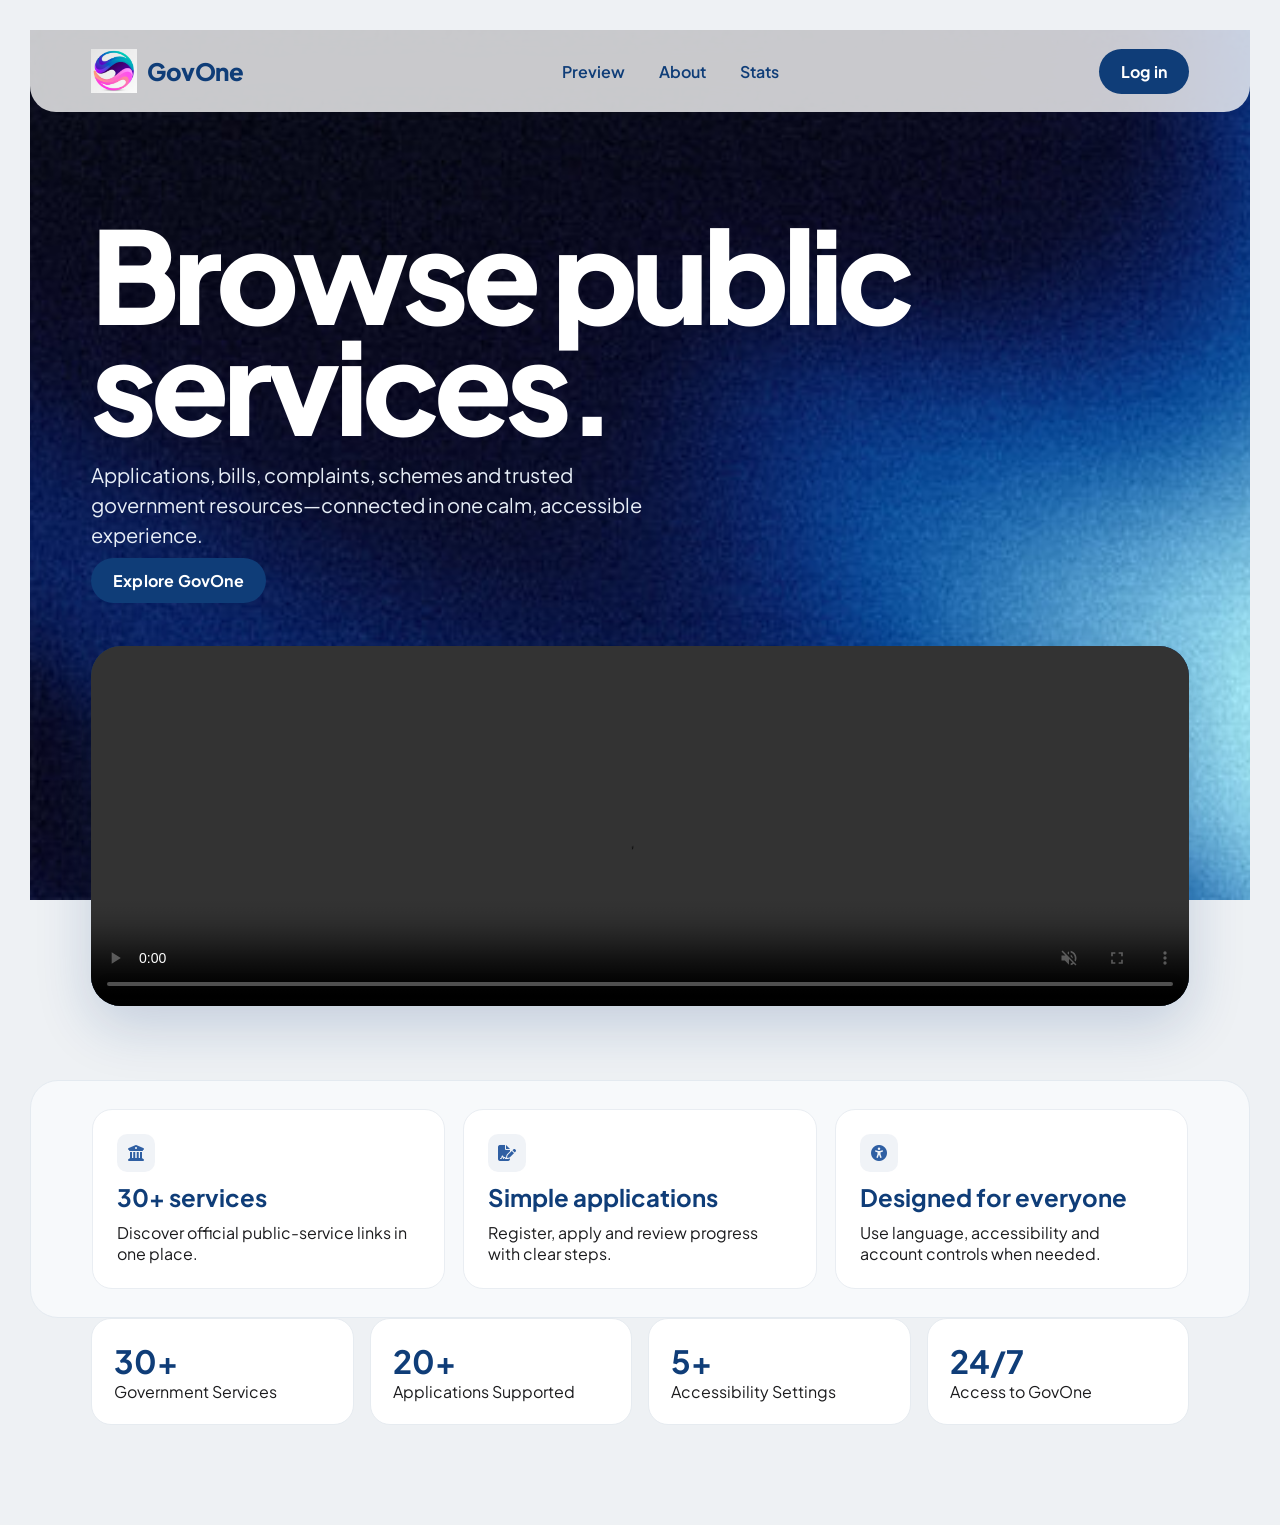
<file: index.html>
<!doctype html>
<html lang="en">
<head>
  <meta charset="UTF-8">
  <meta name="viewport" content="width=device-width,initial-scale=1">
  <title>GovOne</title>
  <link rel="icon" href="govone-logo.png">
  <link rel="stylesheet" href="https://cdnjs.cloudflare.com/ajax/libs/font-awesome/6.5.2/css/all.min.css">
  <link rel="preconnect" href="https://fonts.googleapis.com">
  <link rel="preconnect" href="https://fonts.gstatic.com" crossorigin>
  <link rel="stylesheet" href="https://fonts.googleapis.com/css2?family=Plus+Jakarta+Sans:wght@400;500;600;700;800&display=swap">
  <link rel="stylesheet" href="style.css">
</head>
<body>
  <section id="intro" class="intro"><video id="intro-video" autoplay muted playsinline preload="auto"><source src="GovOne Intro.mp4" type="video/mp4"></video><div class="intro-brand"><img src="govone-logo.png" alt="GovOne logo"><span>Welcome to GovOne</span></div><button id="skip" class="skip">Skip Intro</button></section>
  <section id="login" class="login"><form id="login-form" class="login-box"><img class="login-logo" src="govone-logo.png" alt="GovOne logo"><h1>Login to GovOne</h1><p>Use your GovOne account to continue.</p><label>Username<input name="username" placeholder="Enter username" required></label><label>Password<input name="password" type="password" placeholder="Enter password" required></label><p id="login-error" class="login-error"></p><button id="register" class="register" type="button">Register</button><button id="forgot" class="forgot" type="button">Forgot Password</button><button class="primary" type="submit">Login</button></form></section>
  <main id="app" class="hidden">
    <header class="header"><div class="brand"><img src="govone-logo.png" alt="GovOne logo"><div><strong>GovOne</strong><small>Public Services. Simply Connected.</small></div></div><div class="header-right"><form id="search" class="search"><input name="q" placeholder="Search" aria-label="Search"><button aria-label="Search"><i class="fa fa-search"></i></button></form><button id="vio-ai" class="vio-btn" aria-label="Open Vio AI"><span class="vio-circle"><img src="vio-ai-logo.png" alt="Vio AI"></span>Vio AI</button><button id="language" class="icon-button" aria-label="Language"><img src="globe.png" alt="Language"></button><button id="accessibility" class="icon-button" aria-label="Accessibility"><img src="accessibility.png" alt="Accessibility"></button><span class="version"></span><div class="dropdown-wrap"><button class="icon-button" data-menu="settings" aria-label="Settings"><i class="fa fa-gear"></i></button><div id="settings" class="dropdown"><button data-action="account">Account Settings</button><button data-action="security">Security</button><button data-action="privacy">Privacy and Data</button></div></div><div class="dropdown-wrap"><button class="icon-button" data-menu="profile" aria-label="Account"><i class="fa fa-user-circle"></i></button><div id="profile" class="dropdown"><button data-action="profile">View Profile</button><button data-action="logout">Logout</button></div></div></div></header>
    <div class="content"><section id="cards" class="cards"><div class="card" data-action="insights"><i class="fa fa-chart-line fa-2x"></i><h3>My Insights</h3></div><div class="card" data-action="services"><i class="fa fa-briefcase fa-2x"></i><h3>Applications</h3></div><div class="card" data-action="grievance"><i class="fa fa-circle-exclamation fa-2x"></i><h3>Complaints</h3></div><div class="card" data-action="schemes"><i class="fa fa-building-columns fa-2x"></i><h3>Schemes</h3></div><div class="card" data-action="passport"><i class="fa fa-passport fa-2x"></i><h3>Passport</h3></div><div class="card" data-action="cyber"><i class="fa fa-shield-halved fa-2x"></i><h3>Cyber Guidelines</h3></div><div class="card" data-action="banking"><i class="fa fa-building-columns fa-2x"></i><h3>Banking</h3></div><div class="card" data-action="news"><i class="fa fa-newspaper fa-2x"></i><h3>News</h3></div></section><section class="portals"><h2 data-i18n="Indian Government Portals">Indian Government Portals</h2><div class="portal-grid"><a href="https://www.nic.in/" target="_blank">NIC<small data-i18n="National Informatics Centre">National Informatics Centre</small></a><a href="https://www.meity.gov.in/" target="_blank">MeitY<small data-i18n="Ministry of Electronics & IT">Ministry of Electronics & IT</small></a><a href="https://www.india.gov.in/" target="_blank">India.gov.in<small data-i18n="National Portal of India">National Portal of India</small></a><a href="https://www.digilocker.gov.in/" target="_blank">DigiLocker<small data-i18n="Digital documents">Digital documents</small></a><a href="https://www.mygov.in/" target="_blank">MyGov<small data-i18n="Citizen participation">Citizen participation</small></a><a href="https://uidai.gov.in/" target="_blank">UIDAI<small data-i18n="Aadhaar services">Aadhaar services</small></a><a href="https://pgportal.gov.in/" target="_blank" rel="noopener">CPGRAMS<small data-i18n="Public grievance redress">Public grievance redress</small></a><a href="https://rtionline.gov.in/" target="_blank" rel="noopener">RTI Online<small data-i18n="Right to Information">Right to Information</small></a><a href="https://www.passportindia.gov.in/" target="_blank" rel="noopener">Passport Seva<small data-i18n="Passport services">Passport services</small></a><a href="https://voters.eci.gov.in/" target="_blank" rel="noopener">NVSP<small data-i18n="Voters' service portal">Voters' service portal</small></a><a href="https://parivahan.gov.in/" target="_blank" rel="noopener">Parivahan Sewa<small data-i18n="Licences &amp; vehicle services">Licences &amp; vehicle services</small></a><a href="https://eshram.gov.in/" target="_blank" rel="noopener">e-Shram<small data-i18n="Unorganised workers' registry">Unorganised workers' registry</small></a><a href="https://www.incometax.gov.in/" target="_blank" rel="noopener">Income Tax e-Filing<small data-i18n="Tax returns &amp; refunds">Tax returns &amp; refunds</small></a><a href="https://www.gst.gov.in/" target="_blank" rel="noopener">GST Portal<small data-i18n="GST registration &amp; returns">GST registration &amp; returns</small></a><a href="https://www.jansamarth.in/" target="_blank" rel="noopener">Jan Samarth<small data-i18n="Government credit schemes">Government credit schemes</small></a><a href="https://www.ncs.gov.in/" target="_blank" rel="noopener">NCS<small data-i18n="National Career Service">National Career Service</small></a><a href="https://scholarships.gov.in/" target="_blank" rel="noopener">National Scholarship Portal<small data-i18n="Scholarship schemes">Scholarship schemes</small></a><a href="https://swayam.gov.in/" target="_blank" rel="noopener">SWAYAM<small data-i18n="Free online courses">Free online courses</small></a><a href="https://abha.abdm.gov.in/" target="_blank" rel="noopener">ABHA (ABDM)<small data-i18n="Digital health ID">Digital health ID</small></a><a href="https://www.cowin.gov.in/" target="_blank" rel="noopener">CoWIN<small data-i18n="Vaccination records">Vaccination records</small></a><a href="https://pmkisan.gov.in/" target="_blank" rel="noopener">PM-Kisan<small data-i18n="Farmer income support">Farmer income support</small></a><a href="https://enam.gov.in/" target="_blank" rel="noopener">e-NAM<small data-i18n="National agriculture market">National agriculture market</small></a><a href="https://gem.gov.in/" target="_blank" rel="noopener">GeM<small data-i18n="Government e-Marketplace">Government e-Marketplace</small></a><a href="https://www.startupindia.gov.in/" target="_blank" rel="noopener">Startup India<small data-i18n="Startup resources &amp; benefits">Startup resources &amp; benefits</small></a></div></section><h2 id="notices">Notifications 🔔</h2><section class="notice-grid"></section><section class="explore-india">
  <h2 class="explore-india-title">Explore <span>India</span></h2>
  <div class="explore-india-body">
    <div class="explore-india-slider-wrap">
      <button class="explore-arrow explore-prev" aria-label="Previous image">&#8249;</button>
      <div class="explore-india-slider">
        <img src="explore-india-1.png" alt="Taj Mahal, Agra" class="explore-slide active">
        <img src="explore-india-2.jpg" alt="Living Root Bridge, Meghalaya" class="explore-slide">
        <img src="explore-india-3.png" alt="Ladakh Stupas" class="explore-slide">
        <img src="explore-india-4.jpg" alt="Nainital Lake, Uttarakhand" class="explore-slide">
        <img src="explore-india-5.png" alt="Golden Temple, Amritsar" class="explore-slide">
        <img src="explore-india-6.jpg" alt="Dwarkadheesh Temple, Gujarat" class="explore-slide">
      </div>
      <button class="explore-arrow explore-next" aria-label="Next image">&#8250;</button>
    </div>
    <div class="explore-india-grid">
      <a class="explore-india-card" href="https://travelindiatourism.com/" target="_blank" rel="noopener">
        <i class="fa fa-plane-departure fa-2x"></i>
        <span>Travel &amp; Tourism</span>
      </a>
      <a class="explore-india-card" href="https://www.india.gov.in/explore-india/culinary-delights?pagenumber=4" target="_blank" rel="noopener">
        <i class="fa fa-bowl-food fa-2x"></i>
        <span>Culinary Delight</span>
      </a>
      <a class="explore-india-card" href="https://www.india.gov.in/explore-india/odop" target="_blank" rel="noopener">
        <i class="fa fa-wheat-awn fa-2x"></i>
        <span>One District<br>One Product</span>
      </a>
      <a class="explore-india-card" href="https://www.originaltravel.co.uk/travel-guide/india/fun-facts" target="_blank" rel="noopener">
        <i class="fa fa-hands-praying fa-2x"></i>
        <span>Facts of India</span>
      </a>
    </div>
  </div>
</section>

<!-- MyGov Connect Section -->
<section class="mygov-connect">
  <div class="mygov-connect-head">
    <h2 class="mygov-connect-title"><i class="fa fa-users"></i> MyGov <span>Connect</span></h2>
    <p class="mygov-connect-sub">Stay informed with the latest updates, blogs and campaigns from MyGov — the citizen engagement platform of the Government of India.</p>
  </div>
  <div class="mygov-connect-cards">
    <a class="mygov-blog-card" href="https://www.mygov.in/group-issue/pm-gatishakti-integrated-planning-viksit-bharat-inviting-suggestions-national-transport" target="_blank" rel="noopener">
      <img src="mygov-blog-img.png" alt="PM GatiShakti – Integrated Planning for Viksit Bharat">
      <div class="mygov-blog-info">
        <span class="mygov-blog-tag">Featured Blog</span>
        <strong>PM GatiShakti – Integrated Planning for Viksit Bharat</strong>
        <p>Inviting suggestions on the National Transport Master Plan. Share your ideas to shape India's future infrastructure.</p>
        <span class="mygov-blog-read">Read on MyGov ↗</span>
      </div>
    </a>
    <div class="mygov-connect-links">
      <a href="https://www.mygov.in/" target="_blank" rel="noopener" class="mygov-link-btn"><i class="fa fa-globe"></i> MyGov Home</a>
      <a href="https://www.mygov.in/campaigns/" target="_blank" rel="noopener" class="mygov-link-btn"><i class="fa fa-bullhorn"></i> Campaigns</a>
      <a href="https://www.mygov.in/home/blog" target="_blank" rel="noopener" class="mygov-link-btn"><i class="fa fa-newspaper"></i> All Blogs</a>
      <a href="https://www.mygov.in/group/polls-surveys/" target="_blank" rel="noopener" class="mygov-link-btn"><i class="fa fa-chart-bar"></i> Polls &amp; Surveys</a>
    </div>
  </div>
</section>
<section class="announcement"><b data-i18n="New Services Coming Soon!">New Services Coming Soon!</b><br><span data-i18n="We are gradually rolling out advanced features in our next major update. Stay tuned for a more seamless and integrated service experience!">We are gradually rolling out advanced features in our next major update. Stay tuned for a more seamless and integrated service experience!</span></section><section class="announcement"><b>Coming Soon for <svg class="mobile-icon" viewBox="0 0 24 40" width="16" height="27" aria-hidden="true"><rect x="1" y="1" width="22" height="38" rx="5" fill="currentColor"/><rect x="3.5" y="8" width="17" height="21" fill="#fff"/><rect x="8" y="4" width="8" height="1.6" rx=".8" fill="#fff"/><circle cx="12" cy="34" r="2.2" fill="#fff"/></svg> Mobile Devices</b><br><span>This app is currently under development for supporting your favourite Mobile Devices, whether it's iOS or Android.</span></section><h2 id="faqs">FAQs</h2><details class="faq"><summary>How can I track my application?</summary><p>Open Applications or Files to review your submissions.</p></details><button id="ask-more" class="primary">More Queries</button></div>
    <footer class="footer">Copyright © 2026 <b>GovOne</b> Unified Public Services Platform. All Rights Reserved.<br>Supported Browsers: Google Chrome, Safari(Apple), Microsoft Edge, Opera, Brave, DuckDuckGo, FireFox, Vivaldi and All AI Browsers. Supported on Mac and GoogleBook devices also.<br><br><b>Coming Soon for Mobile Devices</b><br><br><b>For Laptop or PC:</b><br>Recommended Version: Windows 10 or later and Chrome Version 122 or later.<br><br><b>For Tablets:</b><br>Recommended Version: iPadOS 17 or later, One UI 6 or later, Android 15 or later.<br><br>This is done on experimental basis and will be improved over a period of time. Kindly ignore the errors if any.<br>Last reviewed and updated in: <b>October 2026</b><br><br>Toll-free Number: <b>1947</b><br>Email: <b>support.govone2026@gmail.com</b><div class="v36-partners"><span class="v36-partner-label">Translation Partner: <img src="google-logo.png" alt="Google"></span><span class="v36-partner-label">Media Partner: <img src="toi-logo.png" alt="Times of India"></span></div></footer>
    <div id="vio-backdrop" class="vio-backdrop"></div>
    <aside id="vio-panel" class="vio-panel" aria-hidden="true"><div class="vio-panel-head"><span class="vio-circle"><img src="vio-ai-logo.png" alt="Vio AI"></span><strong>Vio AI</strong><button id="vio-close" class="close" aria-label="Close Vio AI">×</button></div><p class="vio-coming-soon">Coming Soon</p><div class="vio-chat"><div class="vio-chat-messages"></div><div class="vio-chat-input"><input placeholder="Ask Vio AI..." disabled><button class="vio-send" disabled aria-label="Send"><i class="fa fa-paper-plane"></i></button></div></div><div class="vio-chat-controls"><button class="vio-ctrl" disabled aria-label="Voice input"><i class="fa fa-microphone"></i></button><button class="vio-ctrl" disabled aria-label="Attach file"><i class="fa fa-paperclip"></i></button><button class="vio-ctrl" disabled aria-label="Regenerate"><i class="fa fa-arrows-rotate"></i></button><button class="vio-ctrl" disabled aria-label="Clear chat"><i class="fa fa-trash"></i></button></div></aside>
  </main>
  <script src="script.js"></script>
</body>
</html>
</file>
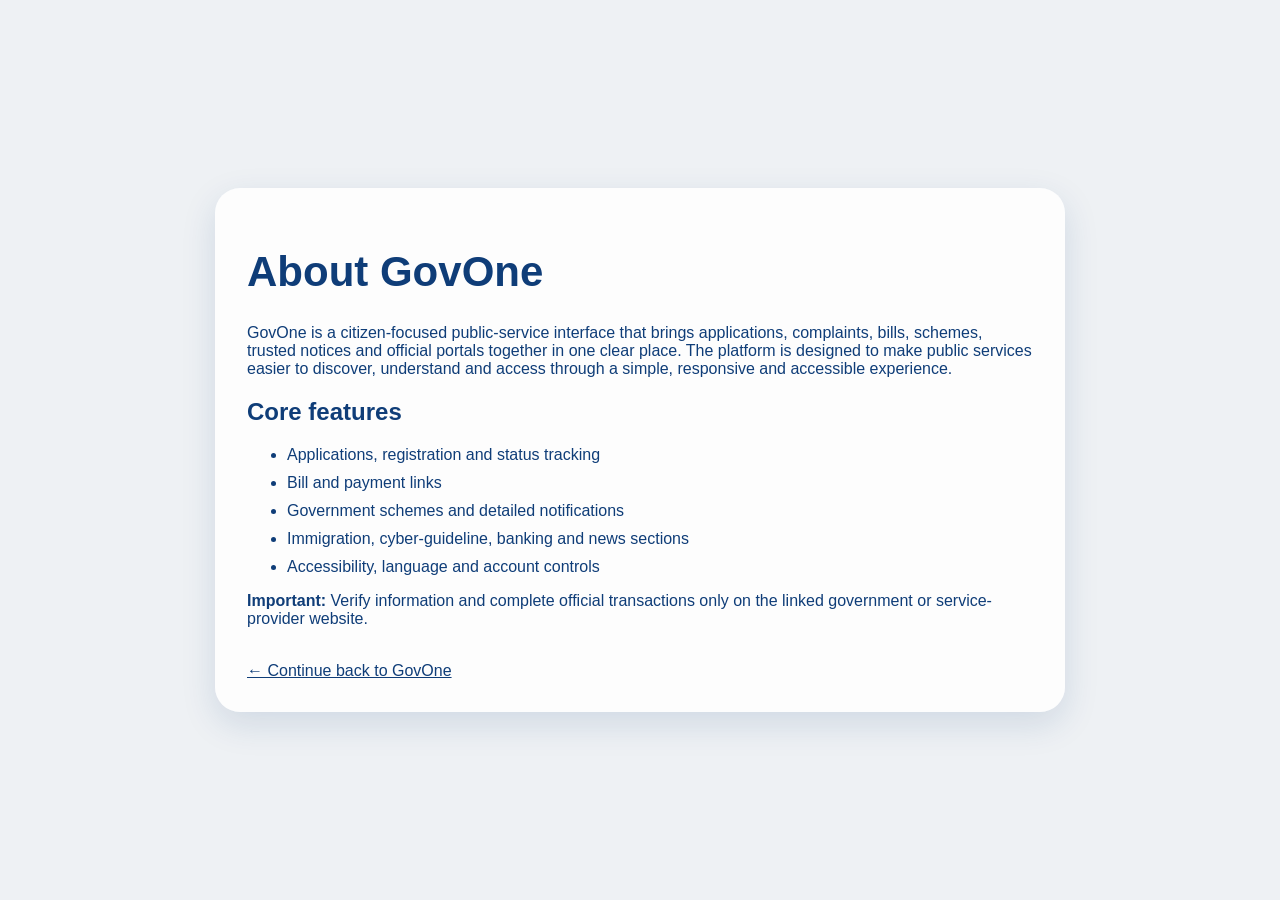
<file: about.html>
<!doctype html><html lang="en"><head><meta charset="utf-8"><meta name="viewport" content="width=device-width,initial-scale=1"><title>About GovOne</title><link rel="stylesheet" href="style.css"></head><body><main class="page"><h1>About GovOne</h1><p>GovOne is a citizen-focused public-service interface that brings applications, complaints, bills, schemes, trusted notices and official portals together in one clear place. The platform is designed to make public services easier to discover, understand and access through a simple, responsive and accessible experience.</p><h2>Core features</h2><ul><li>Applications, registration and status tracking</li><li>Bill and payment links</li><li>Government schemes and detailed notifications</li><li>Immigration, cyber-guideline, banking and news sections</li><li>Accessibility, language and account controls</li></ul><p><b>Important:</b> Verify information and complete official transactions only on the linked government or service-provider website.</p><a class="back" href="index.html">← Continue back to GovOne</a></main></body></html>
</file>
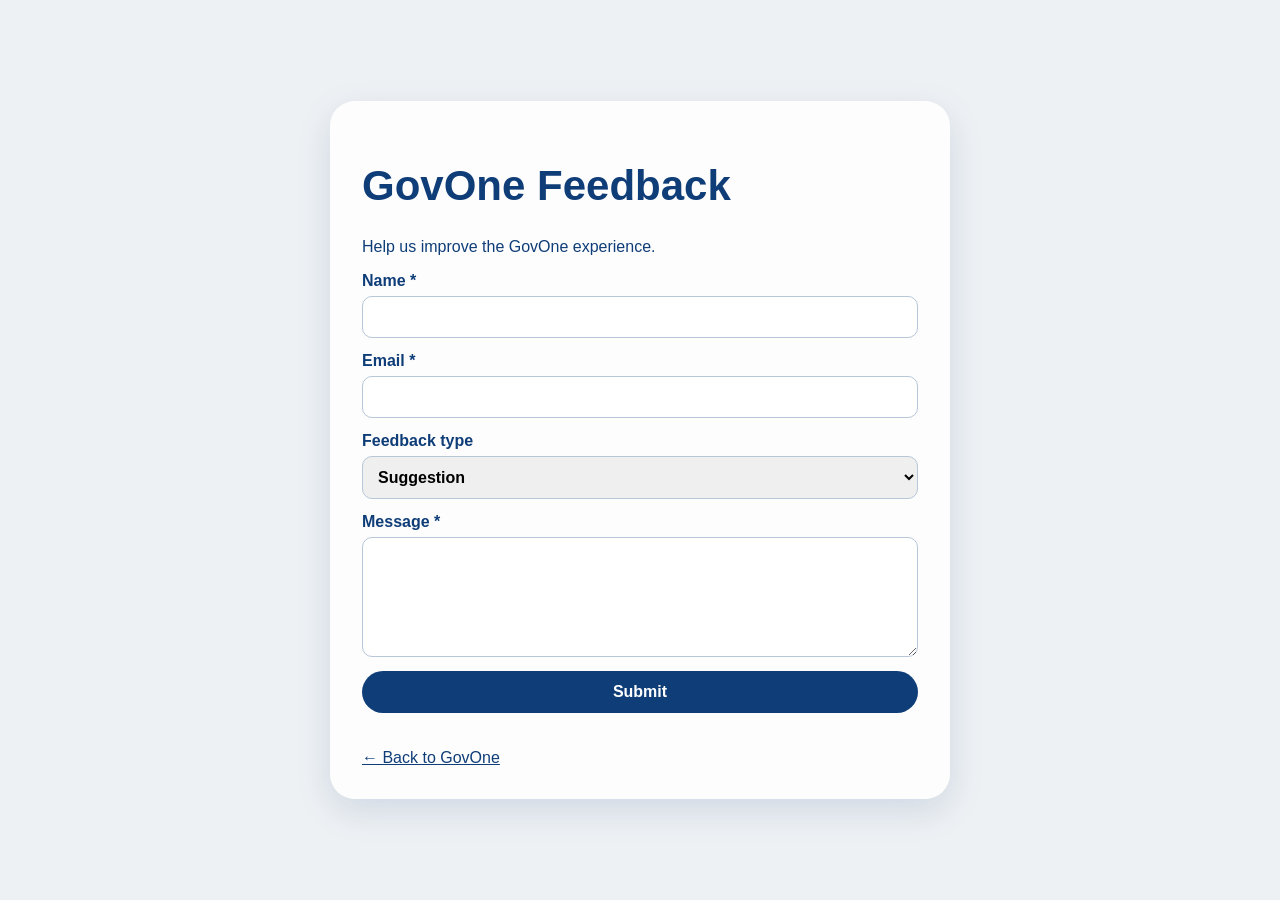
<file: feedback.html>
<!doctype html><html lang="en"><head><meta charset="utf-8"><meta name="viewport" content="width=device-width,initial-scale=1"><title>GovOne Feedback</title><link rel="stylesheet" href="style.css"></head><body><main class="box"><h1>GovOne Feedback</h1><p>Help us improve the GovOne experience.</p><form id="feedback-form"><label>Name *<input name="name" required></label><label>Email *<input name="email" type="email" required></label><label>Feedback type<select name="type"><option>Suggestion</option><option>Issue report</option><option>Service experience</option><option>Accessibility</option></select></label><label>Message *<textarea name="message" required></textarea></label><button class="primary" type="submit">Submit</button></form><p id="feedback-success" class="success"></p><a class="back" href="index.html">← Back to GovOne</a></main><script>document.querySelector('#feedback-form').onsubmit=e=>{e.preventDefault();document.querySelector('#feedback-success').textContent='Your Message Has Been Recieved. Thank You.';e.currentTarget.reset();};</script></body></html>
</file>
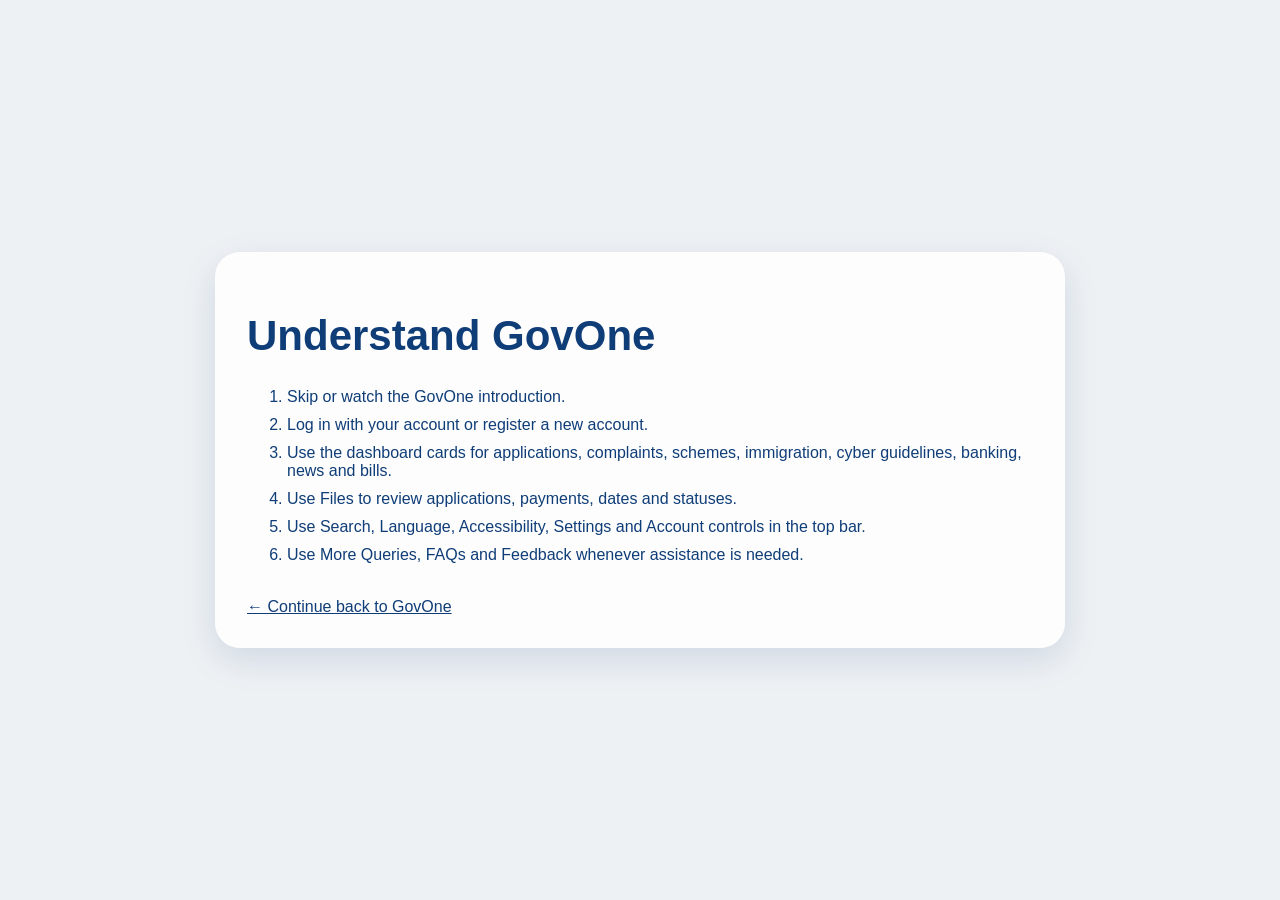
<file: understand.html>
<!doctype html><html lang="en"><head><meta charset="utf-8"><meta name="viewport" content="width=device-width,initial-scale=1"><title>Understand GovOne</title><link rel="stylesheet" href="style.css"></head><body><main class="page"><h1>Understand GovOne</h1><ol><li>Skip or watch the GovOne introduction.</li><li>Log in with your account or register a new account.</li><li>Use the dashboard cards for applications, complaints, schemes, immigration, cyber guidelines, banking, news and bills.</li><li>Use Files to review applications, payments, dates and statuses.</li><li>Use Search, Language, Accessibility, Settings and Account controls in the top bar.</li><li>Use More Queries, FAQs and Feedback whenever assistance is needed.</li></ol><a class="back" href="index.html">← Continue back to GovOne</a></main></body></html>
</file>
<file: style.css>
/* GovOne stylesheet */

/* index.html (app shell) */
:root{font-family:Arial,sans-serif;color:#1b1b1d;background:#eef1f4}*{box-sizing:border-box}body{margin:0;overflow-x:hidden}button,input,select,textarea{font:inherit}.hidden{display:none!important}
    .intro{position:fixed;inset:0;z-index:50;background:#1b1b1d;display:grid;place-items:center}.intro video{width:100%;height:100%;object-fit:contain}.intro-brand{position:absolute;display:grid;place-items:center;color:#fff;font-size:clamp(22px,4vw,38px);font-weight:bold;text-shadow:0 2px 12px #0008}.intro-brand img{width:110px;height:110px;object-fit:contain;border-radius:25px}.skip{position:absolute;right:24px;bottom:24px;padding:11px 22px;border:1px solid #fff;border-radius:999px;background:#ffffffdd;color:#0f3d78;cursor:pointer}
    .login{position:fixed;inset:0;z-index:45;display:grid;place-items:center;padding:16px;background:radial-gradient(circle at 12% 15%,#ffb37a66,transparent 42%),radial-gradient(circle at 85% 20%,#8bc0e399,transparent 45%),radial-gradient(circle at 30% 85%,#ff7ad966,transparent 45%),radial-gradient(circle at 90% 90%,#2f5fa399,transparent 50%),#eef1f4}.login-box{width:min(570px,calc(100% - 32px));padding:34px;border:1px solid #fff;background:#ffffffdd;border-radius:30px;box-shadow:0 20px 60px #0f3d7835}.login-logo{width:86px;height:86px;object-fit:contain;border-radius:18px}.login-box h1{margin:20px 0 15px;color:#0f3d78;font-size:clamp(30px,6vw,46px)}.login-box label{display:block;margin:14px 0;font-weight:bold;font-size:18px}.login-box input{display:block;width:100%;margin-top:6px;padding:13px;border:1px solid #aebfd0;border-radius:10px;background:#fff;color:#222}.register,.forgot,.primary{display:block;width:100%;padding:13px;border:0;border-radius:999px;background:#0f3d78;color:#fff;font-weight:bold;cursor:pointer}.forgot{margin:12px 0}.login-error{min-height:21px;color:#c62828;font-weight:bold}
    .header{display:flex;align-items:center;justify-content:space-between;gap:12px;padding:10px 18px;background:#ffffffa6;color:#0f3d78;backdrop-filter:blur(18px);border-bottom:1px solid #fff;box-shadow:0 5px 25px #0f3d7818;position:sticky;top:0;z-index:10}.brand{display:flex;align-items:center;gap:10px}.brand img{width:48px;height:48px;border-radius:16px;object-fit:contain}.brand strong{font-size:28px}.brand small{display:block;font-weight:bold}.header-right{display:flex;align-items:center;gap:8px}.search{display:flex;border:1px solid #0f3d7855;border-radius:999px;overflow:hidden;background:#ffffff70}.search input{width:0;padding:8px 0;border:0;background:transparent;color:#0f3d78;outline:0;transition:width .25s}.search:focus-within input{width:150px;padding:8px 6px 8px 10px}.search button,.icon-button{padding:8px;border:0;border-radius:999px;background:transparent;color:#0f3d78;cursor:pointer}.icon-button img{width:25px;height:25px;object-fit:contain;vertical-align:middle}.dropdown-wrap{position:relative}.dropdown{display:none;position:absolute;right:0;top:42px;min-width:210px;padding:8px;border-radius:18px;background:#fff;box-shadow:0 8px 25px #0004;z-index:20}.dropdown.open{display:block}.dropdown button{display:block;width:100%;padding:10px;border:0;border-radius:12px;background:#fff;text-align:left;cursor:pointer;color:#17324d}.version{display:none}
    .content{padding:32px;max-width:1420px;margin:auto}.dashboard-title{color:#0f3d78;font-size:clamp(32px,5vw,62px)}.cards{display:grid;grid-template-columns:repeat(auto-fit,minmax(175px,1fr));gap:18px}.card{padding:22px;min-height:150px;border:1px solid #fff;border-radius:24px;background:#ffffffc9;color:#0f3d78;text-align:center;box-shadow:0 8px 25px #0f3d7816;cursor:pointer;transition:.2s}.card:hover{transform:translateY(-5px)}.card i{color:#2f5fa3}.notice-grid{display:grid;grid-template-columns:repeat(auto-fit,minmax(240px,1fr));gap:14px}.notice,.faq,.portal-grid a{padding:16px;border:1px solid #fff;border-radius:20px;background:#ffffffc9;box-shadow:0 6px 20px #0f3d7812}.notice{cursor:pointer}.announcement{margin:24px 0;padding:20px;border:1px solid #2f5fa3;border-radius:22px;background:#dbeaf5;color:#0f3d78;line-height:1.6}.announcement b{font-size:20px}.portals{margin:32px 0}.portal-grid{display:grid;grid-template-columns:repeat(auto-fit,minmax(160px,1fr));gap:12px}.portal-grid a,.bank-grid a{display:block;color:#0f3d78;text-decoration:none}.portal-grid small{display:block;margin-top:5px;color:#7d7d7d}.footer{padding:32px 7%;background:#0f3d78;color:#fff;text-align:left;line-height:1.7}.modal-backdrop{position:fixed;inset:0;z-index:60;display:grid;place-items:center;padding:18px;background:#0008}.modal{position:relative;width:min(560px,100%);max-height:92vh;overflow:auto;padding:28px;border-radius:25px;background:#fff;color:#17324d}.close{position:absolute;right:12px;top:8px;border:0;background:transparent;font-size:28px;cursor:pointer}.modal label{display:block;margin:12px 0;font-weight:bold}.modal input,.modal select,.modal textarea{display:block;width:100%;margin-top:5px;padding:10px;border:1px solid #b7c6d9;border-radius:7px}.modal textarea{min-height:90px}.a11y-grid{display:grid;grid-template-columns:repeat(2,1fr);gap:12px}.a11y-grid button{padding:18px;border:1px solid #ccd1dc;border-radius:12px;background:#fff;cursor:pointer}.bank-grid{display:grid;grid-template-columns:repeat(auto-fit,minmax(170px,1fr));gap:10px}.bank-grid a{padding:14px;border-radius:12px;background:#eef4f9}.govone-auth-row{display:flex;gap:10px;margin-top:12px}.govone-auth-row button{flex:1!important;margin:0!important}@media(max-width:850px){.header{align-items:flex-start}.brand strong{font-size:22px}.brand small{font-size:11px}.header-right{flex-wrap:wrap;justify-content:flex-end}.content{padding:20px}.govone-auth-row{flex-direction:column}}

/* dashboard/landing (was injected by script.js) */
.modal form{display:grid;gap:8px}.modal .primary{margin-top:8px}.modal .outline-message{padding:16px;border:2px solid #2f5fa3;border-radius:14px;background:#f4f9fd}.modal table{width:100%;border-collapse:collapse}.modal td,.modal th{padding:9px;border-bottom:1px solid #dce5ee;text-align:left;vertical-align:top}.modal .small-action{padding:7px 10px;border:0;border-radius:999px;background:#0f3d78;color:#fff;cursor:pointer}.govone-dark{background:#101923!important;color:#eef6ff!important}.govone-dark .card,.govone-dark .notice,.govone-dark .faq,.govone-dark .announcement,.govone-dark .portal-grid a{background:#1d2a38!important;color:#eef6ff!important}.govone-dark .header{background:#142331e8!important;color:#fff}.govone-dark .modal{background:#1d2a38;color:#fff}.large-text{font-size:118%!important}.high-contrast{filter:contrast(1.25)}

/* about.html / understand.html */
body{margin:0;padding:30px;background:#eef1f4;font:16px Arial;color:#0f3d78}.page{max-width:850px;margin:auto;padding:32px;background:#ffffffdd;border-radius:25px;box-shadow:0 12px 35px #0f3d7822}h1{font-size:42px}li{margin:10px 0}a{color:#0f3d78}.back{display:inline-block;margin-top:20px}

/* feedback.html */
body{margin:0;min-height:100vh;display:grid;place-items:center;background:#eef1f4;font:16px Arial;color:#0f3d78}.box{width:min(620px,calc(100% - 36px));padding:32px;border-radius:25px;background:#ffffffdd;box-shadow:0 12px 35px #0f3d7822}h1{font-size:42px}label{display:block;margin:14px 0;font-weight:bold}input,select,textarea{display:block;width:100%;box-sizing:border-box;margin-top:6px;padding:11px;border:1px solid #b7c6d9;border-radius:10px}textarea{min-height:120px}.primary{padding:12px 20px;border:0;border-radius:999px;background:#0f3d78;color:#fff;font-weight:bold;cursor:pointer}.success{margin-top:18px;color:#237a2b;font-weight:bold}.back{display:inline-block;margin-top:18px;color:#0f3d78}


/* Recovered: landing / top-menu-panel / insight-grid / footer partner logos (was missing) */
.govone-landing{min-height:100vh;background:linear-gradient(135deg,#fbfdff,#dceaf3 55%,#83b5d5);color:#1b1b1d}.govone-landing header{display:flex;align-items:center;justify-content:space-between;padding:18px 5%;background:#ffffffc7;backdrop-filter:blur(18px);position:sticky;top:0;z-index:5}.landing-brand{display:flex;gap:10px;align-items:center;font-size:24px;font-weight:bold;color:#0f3d78}.landing-brand img{width:46px;height:46px;object-fit:contain}.landing-nav{display:flex;gap:22px}.landing-nav a{color:#0f3d78;text-decoration:none}.landing-login,.landing-cta{border:0;border-radius:999px;padding:12px 22px;background:#0f3d78;color:#fff;font-weight:bold;cursor:pointer;text-decoration:none}.landing-hero{max-width:1250px;margin:auto;padding:105px 5% 55px}.landing-hero h1{margin:0;max-width:1000px;color:#0f3d78;font-size:clamp(54px,10vw,130px);line-height:.87;letter-spacing:-6px}.landing-hero p{max-width:570px;font-size:20px;line-height:1.5}.landing-preview,.landing-features{max-width:1250px;margin:auto;padding:0 5% 70px}.landing-preview video{width:100%;height:360px;object-fit:cover;border-radius:30px;background:#0f3d78;box-shadow:0 20px 55px #0f3d7830}.landing-features{display:grid;grid-template-columns:repeat(3,1fr);gap:18px}.landing-feature{background:#ffffffbd;border-radius:24px;padding:24px;min-height:145px;box-shadow:0 8px 25px #0f3d7816}.landing-feature strong{display:block;font-size:24px;color:#0f3d78;margin-bottom:10px}.top-menu{position:relative}.top-menu-panel{display:none;position:absolute;left:0;top:44px;width:190px;padding:8px;border-radius:16px;background:#fff;box-shadow:0 8px 25px #0003}.top-menu-panel.open{display:block}.top-menu-panel button{display:block;width:100%;padding:10px;border:0;border-radius:10px;background:#fff;color:#0f3d78;text-align:left;cursor:pointer}.govone-auth-row{display:flex;gap:10px;margin:12px 0}.govone-auth-row button{flex:1!important;margin:0!important}.insight-grid{display:grid;grid-template-columns:repeat(4,1fr);gap:16px;margin:25px 0}.insight-box{padding:22px;border-radius:20px;background:#fff;box-shadow:0 8px 22px #0f3d7814}.insight-box strong{display:block;font-size:28px;color:#0f3d78}.v36-partners{display:flex;gap:25px;flex-wrap:wrap;margin-top:15px}.v36-partner-label{display:flex;align-items:center;gap:8px}.v36-partner-label img{width:36px;height:36px;object-fit:contain;background:#fff;border-radius:6px}@media(max-width:800px){.landing-nav{display:none}.landing-hero{padding-top:70px}.landing-features,.insight-grid{grid-template-columns:1fr}.landing-preview video{height:230px}.govone-auth-row{flex-direction:column}}
/* ===== GovOne v1.0 redesign ===== */
:root{--navy:#0f3d78;--blue:#2f5fa3;--sky:#8bc0e3;--mist:#eef1f4;--gray:#7d7d7d;--ink:#1b1b1d}
.govone-landing header{border-radius:0 0 26px 26px}
.landing-brand{font-weight:800;letter-spacing:-.5px}
.landing-nav a{font-weight:600;padding:8px 6px;border-radius:999px;transition:background .2s}
.landing-nav a:hover{background:#0f3d7812}
.landing-login,.landing-cta{border-radius:999px;letter-spacing:.2px}
.landing-hero{position:relative;background:radial-gradient(circle at 8% 20%,#ffb37a4d,transparent 40%),radial-gradient(circle at 92% 10%,#8bc0e373,transparent 42%),radial-gradient(circle at 40% 95%,#ff7ad94d,transparent 40%);border-radius:34px}
.landing-hero h1{font-weight:800}
.landing-features{grid-template-columns:repeat(3,1fr);background:#f7f9fb;border:1px solid #e4eaf0;border-radius:28px;padding:28px 5%}
.landing-feature{background:#fff;border:1px solid #e9edf2;box-shadow:none;border-radius:20px}
.landing-feature i{display:inline-grid;place-items:center;width:38px;height:38px;border-radius:10px;background:#0f3d780f;color:var(--blue);margin-bottom:10px}
.insight-box{border:1px solid #e6ebf0;box-shadow:none;border-radius:20px}
.insight-box strong{font-size:32px}

/* ===== v1.1 additions ===== */
.badge-pill{display:inline-block;padding:3px 10px;border-radius:999px;font-size:11px;font-weight:800;letter-spacing:.4px;line-height:1.6}
.version-pill{background:#0f3d781a;color:var(--navy)}
.beta-pill{background:var(--blue);color:#fff}
.release-notes{min-height:40px}

/* Vio AI */
.vio-btn{display:flex;align-items:center;gap:7px;padding:6px 14px 6px 6px;border:1px solid #0f3d7822;border-radius:999px;background:#0f3d780f;color:var(--navy);font-weight:700;cursor:pointer}
.vio-circle{width:26px;height:26px;flex:none;display:block}
.vio-circle img{width:100%;height:100%;object-fit:contain;display:block}
.vio-panel-head .vio-circle{width:34px;height:34px}
.vio-backdrop{position:fixed;inset:0;background:#0f3d7822;z-index:69;opacity:0;pointer-events:none;transition:opacity .25s}
.vio-backdrop.open{opacity:1;pointer-events:auto}
.vio-panel{position:fixed;top:0;right:0;height:100%;width:min(380px,92vw);background:#fff;z-index:70;box-shadow:-10px 0 35px #0f3d7830;transform:translateX(100%);transition:transform .3s ease;display:flex;flex-direction:column;padding:22px;gap:4px}
.vio-panel.open{transform:translateX(0)}
.vio-panel-head{display:flex;align-items:center;gap:10px}
.vio-panel-head strong{flex:1;font-size:20px;color:var(--navy)}
.vio-coming-soon{color:var(--blue);font-size:28px;font-weight:800;margin:16px 0}
.vio-chat{flex:1;display:flex;flex-direction:column;border:1px solid #e4eaf0;border-radius:18px;padding:14px;gap:10px;background:#f7f9fb;min-height:0}
.vio-chat-messages{flex:1}
.vio-chat-input{display:flex;gap:8px}
.vio-chat-input input{flex:1;padding:10px 14px;border-radius:999px;border:1px solid #d7e0e8;background:#fff}
.vio-chat-input button{width:40px;height:40px;flex:none;border-radius:50%;border:0;background:var(--navy);color:#fff;cursor:not-allowed}
.vio-chat-controls{display:flex;gap:10px;margin-top:14px;justify-content:center}
.vio-ctrl{width:40px;height:40px;border-radius:50%;border:1px solid #e4eaf0;background:#fff;color:var(--navy);cursor:not-allowed}
@media(max-width:850px){.vio-btn span+*{display:none}}

/* Start Page background + font */
.govone-landing{background:url('start-bg.jpg') center/cover no-repeat fixed;color:#fff;font-family:'Plus Jakarta Sans',Arial,sans-serif}
.landing-hero{background:none}
.landing-hero h1{color:#fff}
.landing-hero p{color:#e7eef7}
.landing-stats{margin:0 5% 70px;max-width:1250px}
.insight-box,.landing-feature{color:#1b1b1d}

.mobile-icon{vertical-align:middle;margin:0 4px;color:#1b1b1d}
.announcement + .announcement{margin-top:0}

/* PAN Card / Driving License forms */
.field-error{display:block;margin-top:4px;color:#c62828;font-size:13px;font-weight:600}
.field-hint{display:block;margin-top:4px;color:#7d7d7d;font-size:12px;font-weight:400}
.form-note{margin:0 0 4px;padding:10px 12px;border-radius:12px;background:#eef6ff;color:#17324d;font-size:13px}
.modal [aria-invalid=true]{border-color:#c62828}
.govone-dark .form-note{background:#17324d;color:#fff}

/* ===== Explore India Section ===== */
.explore-india{margin:32px 0;background:#fff;border-radius:24px;overflow:hidden;box-shadow:0 6px 25px #0f3d7814}
.explore-india-title{text-align:center;font-size:clamp(26px,4vw,36px);font-weight:800;color:#1b1b1d;margin:28px 0 20px;letter-spacing:-.5px;position:relative;display:inline-block;left:50%;transform:translateX(-50%)}
.explore-india-title span{position:relative;display:inline-block}
.explore-india-title span::after{content:'';display:block;height:4px;border-radius:2px;background:#e53935;margin-top:4px}
.explore-india-body{display:grid;grid-template-columns:1fr 1fr;height:380px}
.explore-india-slider-wrap{position:relative;overflow:hidden;background:#222;height:100%}
.explore-india-slider{position:relative;width:100%;height:100%}
.explore-slide{position:absolute;inset:0;width:100%;height:100%;object-fit:cover;opacity:0;transition:opacity .55s ease}
.explore-slide.active{opacity:1}
.explore-arrow{position:absolute;top:50%;transform:translateY(-50%);z-index:5;background:#ffffffcc;border:none;border-radius:50%;width:38px;height:38px;font-size:24px;line-height:1;cursor:pointer;color:#0f3d78;box-shadow:0 2px 8px #0003;transition:background .2s}
.explore-arrow:hover{background:#fff}
.explore-prev{left:12px}
.explore-next{right:12px}
.explore-india-grid{background:#3D52D5;display:grid;grid-template-columns:1fr 1fr;gap:14px;padding:22px}
.explore-india-card{background:#4361EE;border:1px solid #ffffff25;border-radius:16px;display:flex;flex-direction:column;align-items:center;justify-content:center;gap:12px;padding:22px 14px;color:#fff;text-align:center;cursor:pointer;transition:background .2s,transform .15s;text-decoration:none}
.explore-india-card:hover{background:#5472f5;transform:translateY(-3px)}
.explore-india-card i{font-size:2rem}
.explore-india-card span{font-size:15px;font-weight:700;line-height:1.3}
@media(max-width:750px){.explore-india-body{grid-template-columns:1fr;height:auto}.explore-india-slider-wrap{height:240px}.explore-india-grid{grid-template-columns:1fr 1fr;gap:10px;padding:16px}}

/* ===== MyGov Connect Section ===== */
.mygov-connect{margin:28px 0;padding:28px 30px;background:#fff;border-radius:24px;box-shadow:0 6px 25px #0f3d7814}
.mygov-connect-head{margin-bottom:20px}
.mygov-connect-title{margin:0 0 8px;font-size:clamp(22px,3vw,30px);font-weight:800;color:#0f3d78}
.mygov-connect-title span{color:#e53935}
.mygov-connect-title i{font-size:.85em;opacity:.8}
.mygov-connect-sub{margin:0;color:#555;font-size:15px;line-height:1.5}
.mygov-connect-cards{display:grid;grid-template-columns:1fr 220px;gap:20px;align-items:start}
.mygov-blog-card{display:flex;gap:16px;text-decoration:none;color:inherit;border:1px solid #e4eaf0;border-radius:18px;overflow:hidden;transition:box-shadow .2s,transform .2s;background:#f7f9fb}
.mygov-blog-card:hover{box-shadow:0 8px 28px #0f3d7822;transform:translateY(-3px)}
.mygov-blog-card img{width:200px;min-height:140px;object-fit:cover;flex:none}
.mygov-blog-info{padding:16px 16px 16px 0;display:flex;flex-direction:column;gap:7px}
.mygov-blog-tag{display:inline-block;padding:3px 10px;background:#0f3d7815;color:#0f3d78;border-radius:999px;font-size:11px;font-weight:700;letter-spacing:.4px;align-self:flex-start}
.mygov-blog-info strong{font-size:15px;color:#1b1b1d;line-height:1.35}
.mygov-blog-info p{margin:0;font-size:13px;color:#666;line-height:1.5}
.mygov-blog-read{margin-top:auto;font-size:13px;font-weight:700;color:#0f3d78}
.mygov-connect-links{display:flex;flex-direction:column;gap:10px}
.mygov-link-btn{display:flex;align-items:center;gap:9px;padding:12px 16px;border-radius:14px;background:#eef4fb;color:#0f3d78;text-decoration:none;font-weight:600;font-size:14px;transition:background .2s,transform .15s}
.mygov-link-btn:hover{background:#dbeaf5;transform:translateX(3px)}
.mygov-link-btn i{width:16px;text-align:center;opacity:.8}
@media(max-width:750px){.mygov-connect-cards{grid-template-columns:1fr}.mygov-blog-card{flex-direction:column}.mygov-blog-card img{width:100%;min-height:180px}.mygov-blog-info{padding:14px}.mygov-connect-links{flex-direction:row;flex-wrap:wrap}}

/* ===== Updated Notification Cards ===== */
.notice{cursor:pointer;display:flex;align-items:center;justify-content:space-between;gap:12px;transition:all .2s ease;min-height:64px}
.notice:hover{transform:translateY(-3px);box-shadow:0 10px 25px #0f3d7820;background:#ffffff}
.notice b{font-size:15px;color:#0f3d78;line-height:1.4}
.notice-arrow{color:#2f5fa3;opacity:.5;font-size:13px;transition:all .2s;flex-shrink:0}
.notice:hover .notice-arrow{opacity:1;transform:translateX(3px)}
.govone-dark .notice b{color:#eef6ff!important}
.govone-dark .notice-arrow{color:#8bc0e3!important}
</file>
